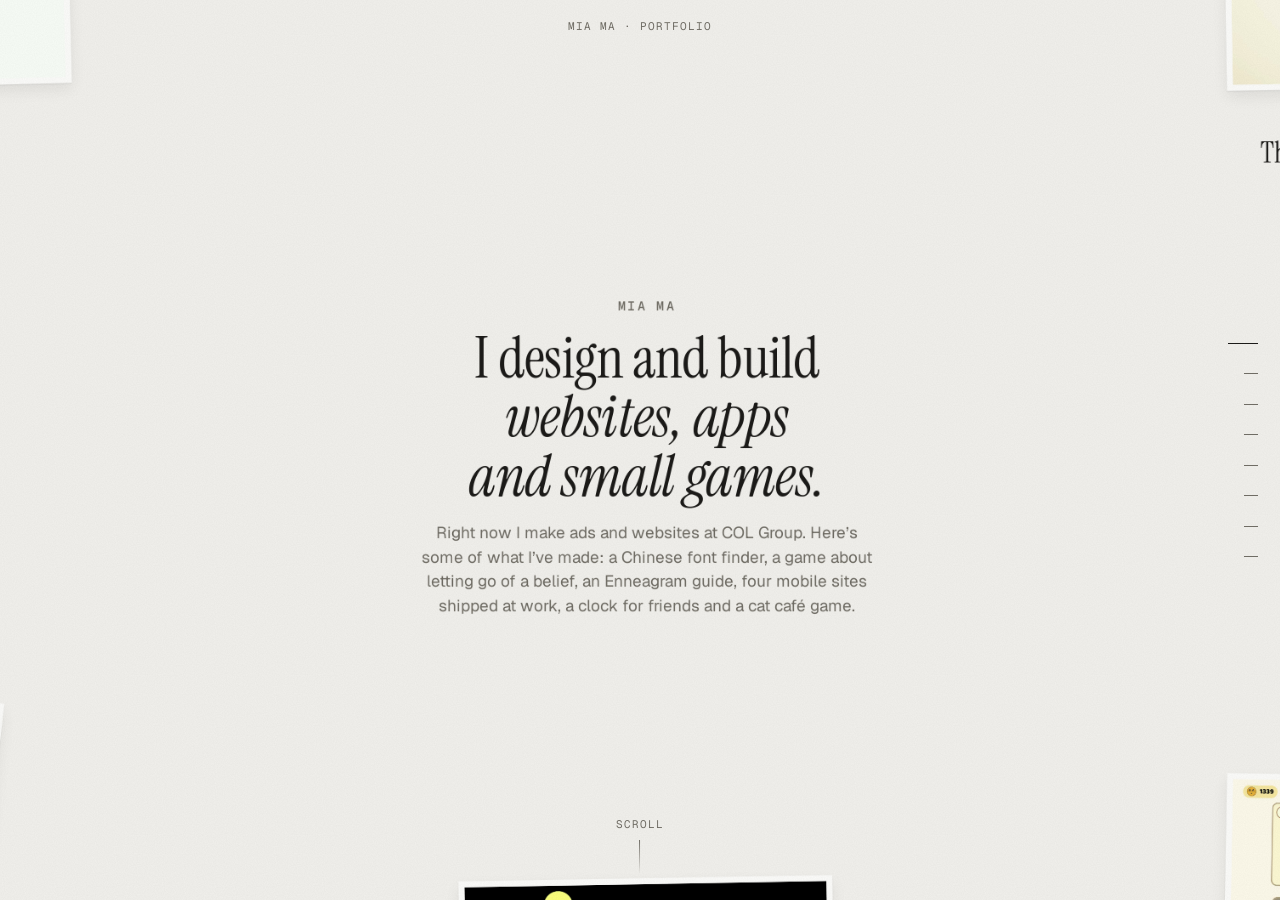
<file: index.html>
<!doctype html>
<html lang="en">
<head>
<meta charset="utf-8">
<meta name="viewport" content="width=device-width, initial-scale=1, viewport-fit=cover">
<title>Mia Ma</title>
<meta name="description" content="Mia Ma designs and builds websites, apps and small games: a Chinese font finder, a belief game, an Enneagram guide, a friend clock and a cat café game.">
<meta property="og:title" content="Mia Ma">
<meta property="og:description" content="I design and build websites, apps and small games.">
<meta property="og:image" content="img/zx-walk.jpg">
<meta name="theme-color" content="#f1f0ec">
<link rel="icon" href="favicon.svg" type="image/svg+xml">
<link rel="preconnect" href="https://fonts.googleapis.com">
<link rel="preconnect" href="https://fonts.gstatic.com" crossorigin>
<link rel="stylesheet" href="https://fonts.googleapis.com/css2?family=Instrument+Serif:ital@0;1&family=Geist:wght@400;500&family=Geist+Mono:wght@400;500&display=swap">
<link rel="stylesheet" href="https://fonts.googleapis.com/css2?family=Noto+Serif+SC:wght@400;700;900&family=Noto+Sans+SC:wght@400;900&family=ZCOOL+KuaiLe&family=LXGW+WenKai+TC&family=Zhi+Mang+Xing&family=Ma+Shan+Zheng&family=Long+Cang&display=swap&text=%E6%B0%B8%E5%AD%97%E7%9B%B8%E6%A5%B7%E5%AE%8B%E5%9C%86%E9%BB%91%E4%B9%A6">
<link rel="stylesheet" href="style.css">
</head>
<body>

<!-- The table. Everything inside #world is laid out by main.js from projects.js. -->
<div id="stage" aria-hidden="true"><div id="room"></div><div id="drift"><div id="world">
  <div class="intro" id="intro"></div>
  <div class="outro" id="outro"></div>
  <article class="card" id="card"></article>
</div></div></div>

<div id="scroller" tabindex="0" aria-label="Scroll to move through the work"></div>
<nav class="rail" id="rail" aria-label="Projects"></nav>
<div class="top"><span class="mono" id="topline">Mia Ma · Portfolio</span></div>
<div class="hint" id="hint" aria-hidden="true"><span class="mono">Scroll</span><i></i></div>

<!-- The same content as plain text, for screen readers and search engines. -->
<main class="sr-only" id="text"></main>
<noscript><div class="noscript"><h1>Mia Ma</h1><p>This portfolio is a table of work you move across by scrolling. It needs JavaScript to run.</p></div></noscript>

<script src="projects.js"></script>
<script src="rooms.js"></script>
<script src="main.js"></script>
</body>
</html>
</file>
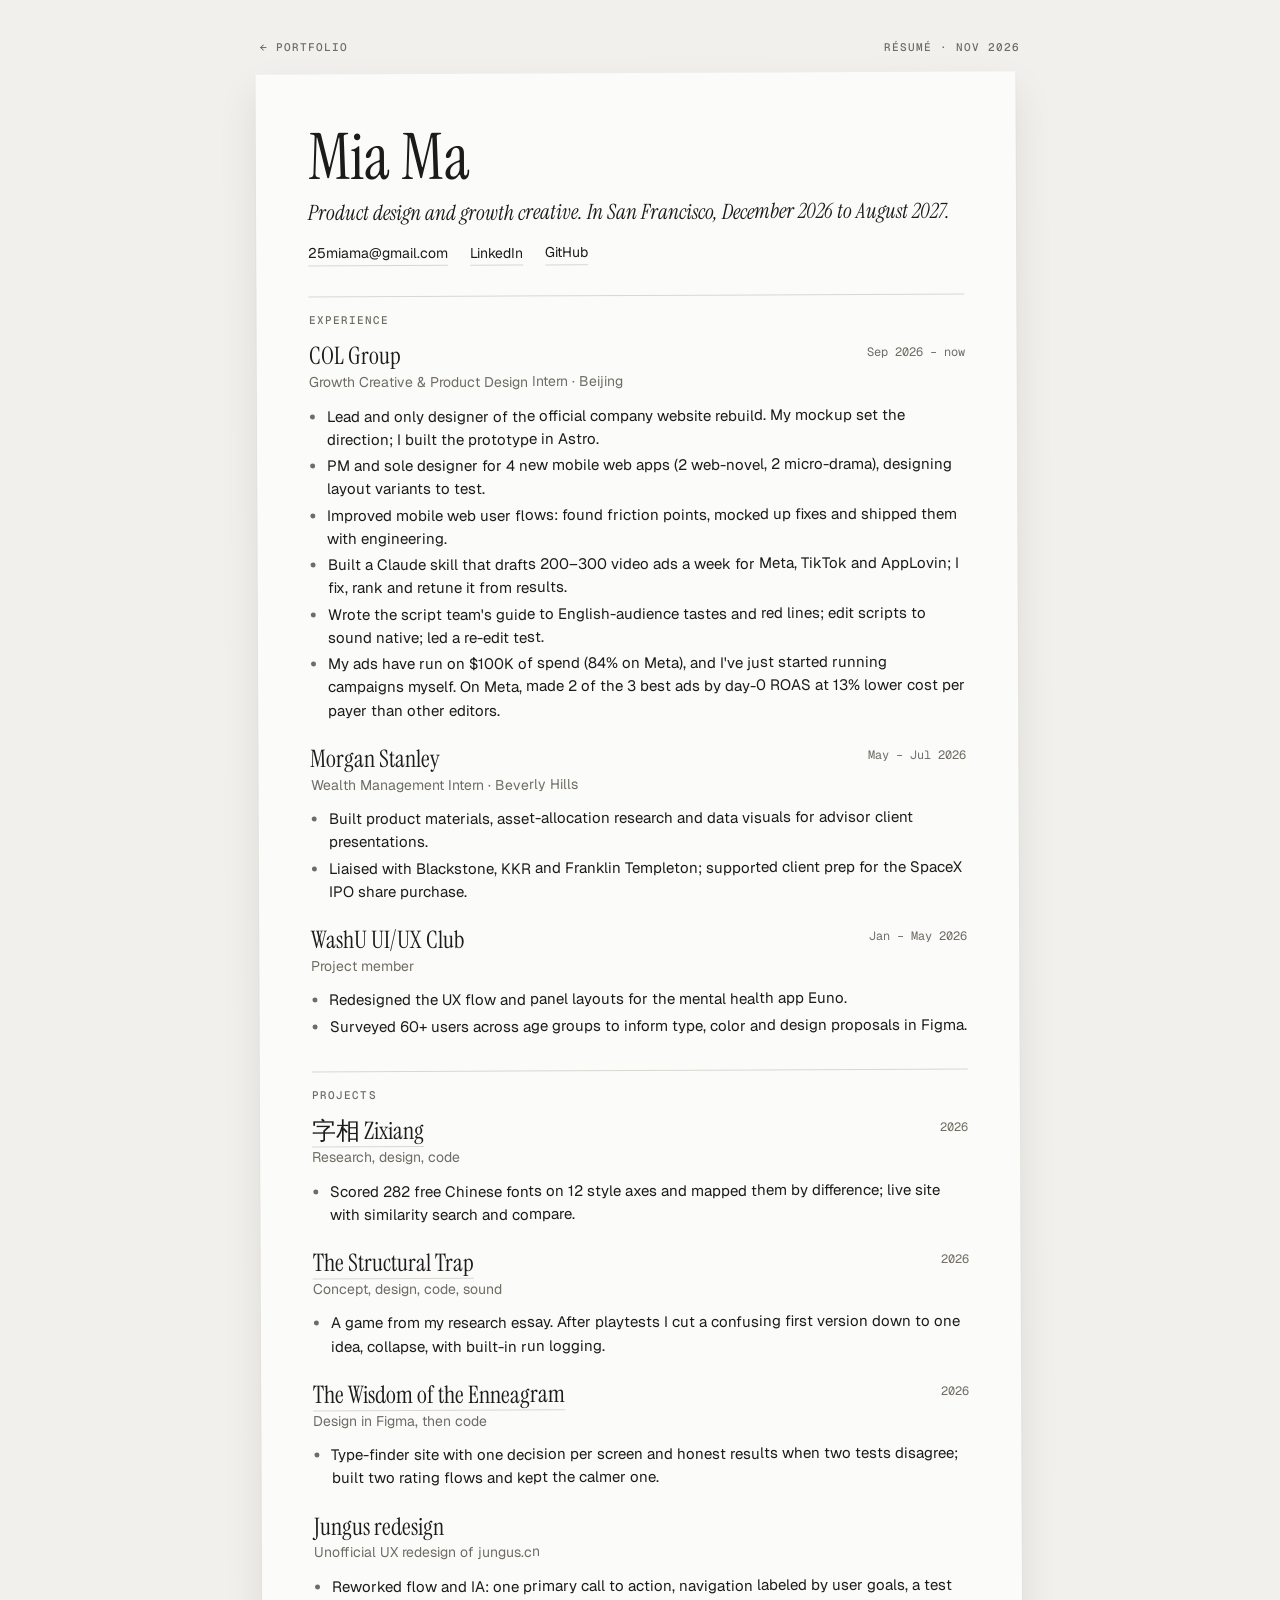
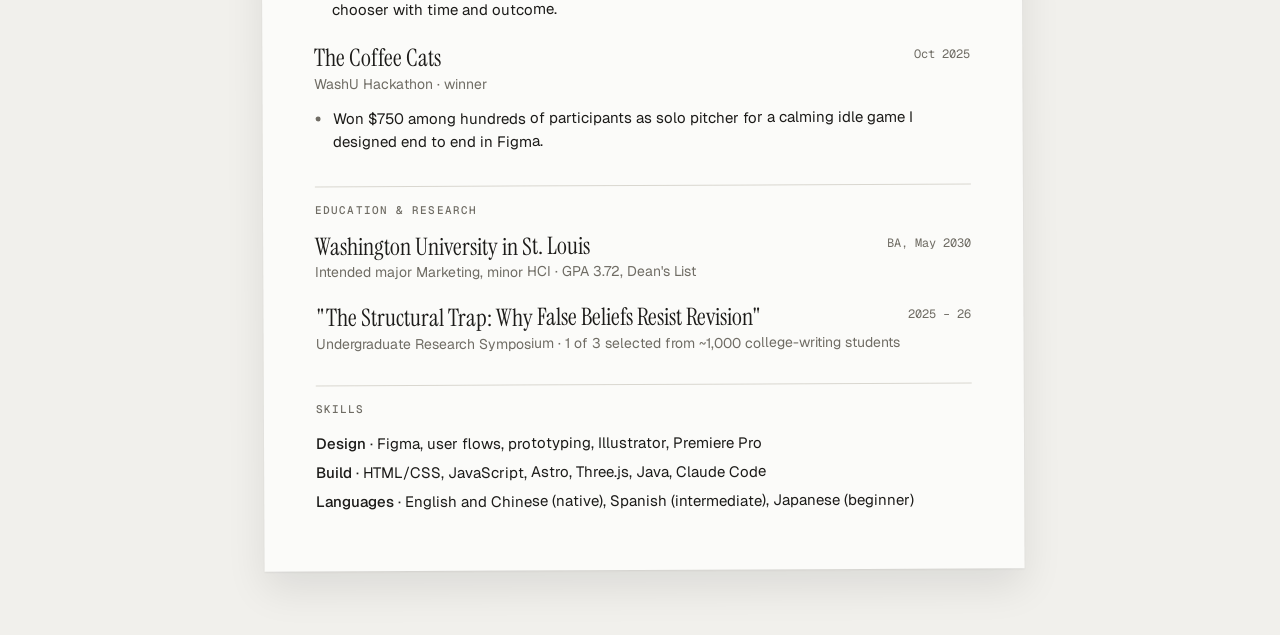
<file: resume.html>
<!doctype html>
<html lang="en">
<head>
<meta charset="utf-8">
<meta name="viewport" content="width=device-width, initial-scale=1, viewport-fit=cover">
<title>Mia Ma · Résumé</title>
<meta name="description" content="Mia Ma: product design, growth creative and web projects.">
<meta name="theme-color" content="#f1f0ec">
<link rel="icon" href="favicon.svg" type="image/svg+xml">
<link rel="preconnect" href="https://fonts.googleapis.com">
<link rel="preconnect" href="https://fonts.gstatic.com" crossorigin>
<link rel="stylesheet" href="https://fonts.googleapis.com/css2?family=Instrument+Serif:ital@0;1&family=Geist:wght@400;500&family=Geist+Mono:wght@400;500&display=swap">
<style>
/* A single print laid on the same table as the portfolio: one column, quiet, easy to scan. */
:root{
  --paper:#f1f0ec; --print:#fbfbf9; --ink:#1c1b19; --soft:#6f6c64; --hair:#d9d7d0;
  --serif:"Instrument Serif",Georgia,serif; --sans:"Geist",system-ui,-apple-system,sans-serif; --mono:"Geist Mono",ui-monospace,Menlo,monospace;
  color-scheme:light;
}
*{box-sizing:border-box}
body{margin:0;background:var(--paper);color:var(--ink);font:15px/1.55 var(--sans);-webkit-font-smoothing:antialiased;
  padding-block:40px 64px;padding-left:max(16px,env(safe-area-inset-left,0px));padding-right:max(16px,env(safe-area-inset-right,0px))}
a{color:inherit;text-decoration:none;border-bottom:1px solid var(--hair)}
a:hover{border-color:var(--ink)}
:focus-visible{outline:2px solid var(--ink);outline-offset:3px}
.mono{font:500 11px/1.4 var(--mono);letter-spacing:.09em;text-transform:uppercase;color:var(--soft)}
.top{max-width:760px;margin:0 auto 18px;display:flex;justify-content:space-between;gap:12px}
.top a{border:0}
.sheet{max-width:760px;margin:0 auto;background:var(--print);padding:clamp(22px,5vw,52px);transform:rotate(-.25deg);
  box-shadow:0 1px 2px rgba(0,0,0,.06),0 18px 40px rgba(0,0,0,.09)}
header h1{font:400 clamp(44px,8vw,64px)/1 var(--serif);margin:0 0 10px}
header .what{font:italic 400 21px/1.3 var(--serif);margin:0 0 16px;text-wrap:balance}
.contact{display:flex;flex-wrap:wrap;gap:6px 22px;font-size:14px}
section{border-top:1px solid var(--hair);margin-top:30px;padding-top:16px}
section>h2{font:500 11px/1.4 var(--mono);letter-spacing:.1em;text-transform:uppercase;color:var(--soft);margin:0 0 14px}
.item{display:grid;grid-template-columns:1fr auto;gap:2px 16px;margin-bottom:20px}
.item:last-child{margin-bottom:0}
.item h3{font:400 24px/1.15 var(--serif);margin:0;min-width:0}
.item .when{font:400 12px/2 var(--mono);color:var(--soft);white-space:nowrap;font-variant-numeric:tabular-nums}
.item .role{grid-column:1/-1;color:var(--soft);font-size:14px}
.item ul{grid-column:1/-1;margin:6px 0 0;padding-left:18px}
.item li{margin:3px 0}
.item li::marker{color:var(--soft)}
.skills p{margin:0 0 6px}
.skills b{font-weight:500}
@media (max-width:520px){.item{grid-template-columns:1fr}.item .when{line-height:1.4}}
</style>
</head>
<body>
<nav class="top"><a class="mono" href="index.html">← Portfolio</a><span class="mono">Résumé · Nov 2026</span></nav>
<article class="sheet">
  <header>
    <h1>Mia Ma</h1>
    <p class="what">Product design and growth creative. In San Francisco, December 2026 to August 2027.</p>
    <div class="contact">
      <a href="mailto:25miama@gmail.com">25miama@gmail.com</a>
      <a href="https://www.linkedin.com/in/miayma/" target="_blank" rel="noopener">LinkedIn</a>
      <a href="https://github.com/potatates" target="_blank" rel="noopener">GitHub</a>
    </div>
  </header>

  <section>
    <h2>Experience</h2>
    <div class="item">
      <h3>COL Group</h3><span class="when">Sep 2026 – now</span>
      <div class="role">Growth Creative &amp; Product Design Intern · Beijing</div>
      <ul>
        <li>Lead and only designer of the official company website rebuild. My mockup set the direction; I built the prototype in Astro.</li>
        <li>PM and sole designer for 4 new mobile web apps (2 web-novel, 2 micro-drama), designing layout variants to test.</li>
        <li>Improved mobile web user flows: found friction points, mocked up fixes and shipped them with engineering.</li>
        <li>Built a Claude skill that drafts 200–300 video ads a week for Meta, TikTok and AppLovin; I fix, rank and retune it from results.</li>
        <li>Wrote the script team's guide to English-audience tastes and red lines; edit scripts to sound native; led a re-edit test.</li>
        <li>My ads have run on $100K of spend (84% on Meta), and I've just started running campaigns myself. On Meta, made 2 of the 3 best ads by day-0 ROAS at 13% lower cost per payer than other editors.</li>
      </ul>
    </div>
    <div class="item">
      <h3>Morgan Stanley</h3><span class="when">May – Jul 2026</span>
      <div class="role">Wealth Management Intern · Beverly Hills</div>
      <ul>
        <li>Built product materials, asset-allocation research and data visuals for advisor client presentations.</li>
        <li>Liaised with Blackstone, KKR and Franklin Templeton; supported client prep for the SpaceX IPO share purchase.</li>
      </ul>
    </div>
    <div class="item">
      <h3>WashU UI/UX Club</h3><span class="when">Jan – May 2026</span>
      <div class="role">Project member</div>
      <ul>
        <li>Redesigned the UX flow and panel layouts for the mental health app Euno.</li>
        <li>Surveyed 60+ users across age groups to inform type, color and design proposals in Figma.</li>
      </ul>
    </div>
  </section>

  <section>
    <h2>Projects</h2>
    <div class="item">
      <h3><a href="https://zixiangfont.com" target="_blank" rel="noopener">字相 Zixiang</a></h3><span class="when">2026</span>
      <div class="role">Research, design, code</div>
      <ul><li>Scored 282 free Chinese fonts on 12 style axes and mapped them by difference; live site with similarity search and compare.</li></ul>
    </div>
    <div class="item">
      <h3><a href="https://potatates.github.io/structural-trap/" target="_blank" rel="noopener">The Structural Trap</a></h3><span class="when">2026</span>
      <div class="role">Concept, design, code, sound</div>
      <ul><li>A game from my research essay. After playtests I cut a confusing first version down to one idea, collapse, with built-in run logging.</li></ul>
    </div>
    <div class="item">
      <h3><a href="https://potatates.github.io/enneagram/" target="_blank" rel="noopener">The Wisdom of the Enneagram</a></h3><span class="when">2026</span>
      <div class="role">Design in Figma, then code</div>
      <ul><li>Type-finder site with one decision per screen and honest results when two tests disagree; built two rating flows and kept the calmer one.</li></ul>
    </div>
    <div class="item">
      <h3>Jungus redesign</h3><span class="when"></span>
      <div class="role">Unofficial UX redesign of jungus.cn</div>
      <ul><li>Reworked flow and IA: one primary call to action, navigation labeled by user goals, a test chooser with time and outcome.</li></ul>
    </div>
    <div class="item">
      <h3>The Coffee Cats</h3><span class="when">Oct 2025</span>
      <div class="role">WashU Hackathon · winner</div>
      <ul><li>Won $750 among hundreds of participants as solo pitcher for a calming idle game I designed end to end in Figma.</li></ul>
    </div>
  </section>

  <section>
    <h2>Education &amp; research</h2>
    <div class="item">
      <h3>Washington University in St. Louis</h3><span class="when">BA, May 2030</span>
      <div class="role">Intended major Marketing, minor HCI · GPA 3.72, Dean's List</div>
    </div>
    <div class="item">
      <h3>"The Structural Trap: Why False Beliefs Resist Revision"</h3><span class="when">2025 – 26</span>
      <div class="role">Undergraduate Research Symposium · 1 of 3 selected from ~1,000 college-writing students</div>
    </div>
  </section>

  <section class="skills">
    <h2>Skills</h2>
    <p><b>Design</b> · Figma, user flows, prototyping, Illustrator, Premiere Pro</p>
    <p><b>Build</b> · HTML/CSS, JavaScript, Astro, Three.js, Java, Claude Code</p>
    <p><b>Languages</b> · English and Chinese (native), Spanish (intermediate), Japanese (beginner)</p>
  </section>
</article>
</body>
</html>
</file>
<file: style.css>
/* One big table of prints. Scrolling is the only control. */
:root{
  --paper:#f1f0ec; --print:#fbfbf9; --ink:#1c1b19; --soft:#6f6c64; --hair:#d9d7d0;
  --serif:"Instrument Serif",Georgia,serif; --sans:"Geist",system-ui,-apple-system,sans-serif; --mono:"Geist Mono",ui-monospace,Menlo,monospace;
  color-scheme:light;
}
html,body{height:100%}
body{margin:0;background:var(--paper);color:var(--ink);font:15px/1.5 var(--sans);overflow:hidden;-webkit-font-smoothing:antialiased}
*{box-sizing:border-box}
button{font:inherit;color:inherit;background:none;border:0;cursor:pointer;padding:0}
a{color:inherit}
:focus-visible{outline:2px solid var(--ink);outline-offset:3px}
.mono{font-family:var(--mono);font-size:11px;letter-spacing:.09em;text-transform:uppercase}
.sr-only{position:absolute;width:1px;height:1px;overflow:hidden;clip:rect(0 0 0 0);white-space:nowrap}
.noscript{position:fixed;inset:0;display:grid;place-content:center;text-align:center;padding:24px;background:var(--paper);z-index:99}
.noscript h1{font:400 56px/1 var(--serif);margin:0 0 12px}

/* scrolling */
#scroller{position:fixed;inset:0;overflow-y:auto;overflow-x:hidden;scroll-snap-type:y mandatory;outline:none;scrollbar-width:none;z-index:2}
#scroller::-webkit-scrollbar{display:none}
.step{height:100vh;height:100dvh;scroll-snap-align:start;scroll-snap-stop:always}

/* the table */
#stage{position:fixed;inset:0;overflow:hidden;user-select:none;-webkit-user-select:none}
#stage::after{content:"";position:absolute;inset:0;pointer-events:none;opacity:.4;
  background-image:url("data:image/svg+xml;utf8,<svg xmlns='http://www.w3.org/2000/svg' width='160' height='160'><filter id='n'><feTurbulence type='fractalNoise' baseFrequency='.9' numOctaves='2' stitchTiles='stitch'/><feColorMatrix values='0 0 0 0 0  0 0 0 0 0  0 0 0 0 0  0 0 0 .09 0'/></filter><rect width='100%' height='100%' filter='url(%23n)'/></svg>")}
#drift{position:absolute;inset:0;will-change:transform}
#world{position:absolute;left:0;top:0;width:3000px;height:2300px;transform-origin:0 0;will-change:transform;transition:transform 1.25s cubic-bezier(.65,.02,.2,1)}

.intro{position:absolute;left:1500px;top:1050px;width:620px;transform:translate(-50%,-50%);text-align:center;transition:opacity .6s}
.intro .name{font:500 15px/1 var(--mono);letter-spacing:.16em;text-transform:uppercase;color:var(--soft)}
.intro h1{font:400 68px/1.02 var(--serif);margin:20px 0 18px;text-wrap:balance;letter-spacing:-.008em}
.intro h1 em{font-style:italic}
.intro p{margin:0 auto;max-width:46ch;text-wrap:balance;color:var(--soft);font-size:19px}
.outro{position:absolute;left:1500px;top:1080px;width:1100px;transform:translate(-50%,-50%);text-align:center;opacity:0;transition:opacity .8s;pointer-events:none}
.outro.on{opacity:1}
.outro h2{font:400 120px/1 var(--serif);margin:0 0 26px}
.outro p{font:400 34px/1.4 var(--sans);color:var(--soft);margin:0;display:flex;gap:10px 34px;justify-content:center;flex-wrap:wrap}
.outro a{text-decoration:none;border-bottom:2px solid var(--hair)}

.print{position:absolute;background:var(--print);padding:7px;box-shadow:0 1px 2px rgba(0,0,0,.08),0 8px 18px rgba(0,0,0,.07);
  transition:left .9s cubic-bezier(.2,.8,.2,1),top .9s cubic-bezier(.2,.8,.2,1),width .9s cubic-bezier(.2,.8,.2,1),transform .7s cubic-bezier(.2,.8,.2,1),box-shadow .5s,opacity .6s}
.print img{display:block;width:100%;height:auto;-webkit-user-drag:none}
.print.lead{box-shadow:0 2px 4px rgba(0,0,0,.08),0 26px 50px rgba(0,0,0,.14);z-index:4}
.label{position:absolute;transform:translate(-50%,0);text-align:center;width:360px;transition:opacity .6s}
.label .mono{color:var(--soft)}
.label h2{font:400 34px/1.05 var(--serif);margin:6px 0 4px}
.label p{margin:0;color:var(--soft);font-size:14px;text-wrap:balance}
.dim{opacity:.12!important}
.gone{opacity:0!important}

.card{position:absolute;background:var(--print);padding:26px 26px 22px;box-shadow:0 1px 2px rgba(0,0,0,.06),0 18px 40px rgba(0,0,0,.09);
  opacity:0;transform:translateY(16px) rotate(.8deg);transition:opacity .6s .45s,transform .8s .45s cubic-bezier(.2,.8,.2,1)}
.card.on{opacity:1;transform:rotate(.4deg)}
.card .mono{color:var(--soft)}
.card h2{font:400 42px/1 var(--serif);margin:8px 0 10px}
.card .idea{font:italic 400 22px/1.25 var(--serif);margin:0 0 18px;text-wrap:balance}
.card .beat{border-top:1px solid var(--hair);padding:10px 0 12px}
.card .beat h3{margin:0 0 3px;font:500 10.5px/1.4 var(--mono);letter-spacing:.1em;text-transform:uppercase;color:var(--soft)}
.card .beat p{margin:0;font-size:14.5px}
.card dl{display:grid;grid-template-columns:auto 1fr;gap:3px 14px;font-size:13px;color:var(--soft);border-top:1px dashed var(--hair);padding-top:10px;margin:4px 0 0}
.card dt{font:500 10.5px/1.7 var(--mono);letter-spacing:.1em;text-transform:uppercase}
.card dd{margin:0}
.card .try{display:inline-block;margin-top:16px;padding:8px 15px;border:1px solid var(--ink);border-radius:999px;font:500 11px/1 var(--mono);letter-spacing:.09em;text-transform:uppercase;text-decoration:none;transition:background .2s,color .2s}
.card .try:hover{background:var(--ink);color:var(--print)}
.card.compact{padding:20px}
.card.compact .beat,.card.compact dl{display:none}
.card.compact h2{font-size:34px}.card.compact .idea{font-size:19px;margin-bottom:4px}

/* fixed UI */
.rail{position:fixed;right:max(22px,env(safe-area-inset-right,0px));top:50%;transform:translateY(-50%);display:grid;gap:4px;z-index:20;justify-items:end}
.rail button{display:flex;align-items:center;gap:10px;padding:5px 0;color:var(--soft);font:500 10.5px/1 var(--mono);letter-spacing:.1em;text-transform:uppercase}
.rail button span{opacity:0;transform:translateX(6px);transition:opacity .3s,transform .3s;white-space:nowrap;background:var(--paper);padding:3px 6px;border-radius:3px}
.rail button i{display:block;width:14px;height:1px;background:var(--soft);transition:width .35s,background .35s}
.rail:hover button span,.rail button:focus-visible span{opacity:1;transform:none}
.rail button.on{color:var(--ink)}
.rail button.on i{width:30px;background:var(--ink)}
.top{position:fixed;left:0;right:0;top:calc(18px + env(safe-area-inset-top,0px));display:flex;justify-content:center;z-index:20;pointer-events:none}
.top span{color:var(--soft)}
.hint{position:fixed;left:50%;bottom:calc(26px + env(safe-area-inset-bottom,0px));transform:translateX(-50%);z-index:20;display:grid;justify-items:center;gap:8px;color:var(--soft);transition:opacity .5s;pointer-events:none}
.hint i{display:block;width:1px;height:34px;background:linear-gradient(var(--soft),transparent);animation:drip 2.2s ease-in-out infinite;transform-origin:top}
@keyframes drip{0%{transform:scaleY(0)}50%{transform:scaleY(1)}100%{transform:scaleY(1);opacity:0}}

@media (max-width:760px){.rail{display:none}}
@media (prefers-reduced-motion:reduce){*{transition-duration:.01s!important;animation:none!important}}
.print video{display:block;width:100%;height:auto;background:transparent;pointer-events:none}
.sound{position:fixed;left:50%;bottom:calc(24px + env(safe-area-inset-bottom,0px));transform:translateX(-50%);z-index:21;font-size:13px;letter-spacing:.04em;padding:9px 16px;border:1px solid var(--hair);border-radius:999px;background:var(--print);color:var(--ink);cursor:pointer;box-shadow:0 4px 14px rgba(0,0,0,.08)}
.sound[hidden]{display:none}

/* rooms: each project repaints the page while it is open */
#room{position:absolute;inset:0;overflow:hidden;background:var(--paper);transition:background-color .9s ease}
#room>*{transition:opacity .9s}
#room.fading>*{opacity:0}
body.dark .rail,body.dark .top,body.dark .hint{--ink:#f1efe9;--soft:#a7a39a;--paper:#1b1a18}
.dim{transition:opacity .6s}
body.dark .dim{opacity:.025!important}
.glyph{position:absolute;color:rgba(40,36,28,.025);line-height:1;transform:translate(-50%,-50%);animation:glyph linear infinite alternate}
@keyframes glyph{to{transform:translate(-50%,-62%) rotate(4deg)}}
.mote{position:absolute;border-radius:50%;background:#ffe1a8;box-shadow:0 0 10px 3px rgba(255,200,120,.55);opacity:.15;animation:mote ease-in-out infinite alternate}
@keyframes mote{50%{opacity:.85}to{transform:translate(18px,-26px);opacity:.25}}
.ennea{position:absolute;left:50%;top:50%;width:min(130vh,130vw);height:min(130vh,130vw);transform:translate(-50%,-50%);animation:spin 240s linear infinite}
@keyframes spin{to{transform:translate(-50%,-50%) rotate(360deg)}}
.blob{position:absolute;width:46vmax;height:46vmax;border-radius:50%;filter:blur(90px);opacity:.22;transform:translate(-50%,-50%);animation:blob 28s ease-in-out infinite alternate}
@keyframes blob{to{transform:translate(-40%,-60%) scale(1.15)}}
.orbits{position:absolute;left:50%;top:50%;width:0;height:0}
.orb{position:absolute;left:0;top:0;border-radius:50%;background:radial-gradient(circle at 40% 40%,#ffffffaa,var(--c) 55%,transparent 72%);filter:blur(6px);opacity:.35;
  transform:rotate(0deg) translateX(var(--r)) translate(-50%,-50%);animation:orbit linear infinite}
@keyframes orbit{to{transform:rotate(360deg) translateX(var(--r)) translate(-50%,-50%)}}
#room.checker{background-image:conic-gradient(rgba(214,170,90,.08) 25%,transparent 0 50%,rgba(214,170,90,.08) 0 75%,transparent 0);background-size:120px 120px}

/* toys: a small thing to play with under each project's video */
.toy{position:absolute;background:var(--print);padding:16px 20px 18px;box-shadow:0 1px 2px rgba(0,0,0,.06),0 14px 30px rgba(0,0,0,.1);
  opacity:0;transform:translateY(14px) rotate(-.4deg);transition:opacity .6s .6s,transform .8s .6s cubic-bezier(.2,.8,.2,1)}
.toy.on{opacity:1;transform:rotate(-.3deg)}
.toy>.mono{color:var(--soft);display:block;margin-bottom:10px}
.toy button{font:500 13px/1 var(--sans);padding:9px 13px;border:1px solid var(--ink);border-radius:999px;background:var(--ink);color:var(--print);transition:transform .15s}
.toy button:active{transform:scale(.96)}
.toy button.ghost{background:none;color:var(--ink)}
.toy-note{margin:10px 0 0;color:var(--soft);font-size:13px;line-height:1.4}
/* zixiang */
.zx-row{display:flex;gap:26px;align-items:center}
.zx-glyph{font-size:120px;line-height:1;width:140px;height:140px;display:grid;place-items:center;border:1px dashed var(--hair);flex:none;transition:font-weight .2s}
.zx-name{color:var(--soft);margin-bottom:10px}
.zx-btns{display:flex;flex-wrap:wrap;gap:8px}
/* trap */
.toy-st{background:#0b1020;color:#e9e4d8}.toy-st>.mono,.toy-st .toy-note{color:#a7a39a}
.st-sky{position:relative;height:150px;border-radius:6px;background:radial-gradient(120% 90% at 50% 100%,#13203a,#070a14)}
.toy .light{position:absolute;width:18px;height:18px;padding:0;border:0;border-radius:50%;background:#ffe1a8;box-shadow:0 0 14px 5px rgba(255,200,120,.6);animation:float 6s ease-in-out infinite alternate;
  transition:left .7s cubic-bezier(.2,.8,.2,1),top .7s cubic-bezier(.2,.8,.2,1),opacity .6s,transform .6s}
@keyframes float{to{transform:translate(26px,-14px)}}
.toy .light::before{content:"";position:absolute;inset:-12px}
.toy .light.caught{animation:none}
.toy .light.cracked{background:#ff8fc7;box-shadow:0 0 16px 6px rgba(255,110,180,.7);animation:pulse 1s ease-in-out infinite alternate}
@keyframes pulse{to{transform:scale(1.25)}}
.toy .light.gone-light{opacity:0;transform:scale(.2)}
.toy .light.fall{top:calc(100% + 30px)!important;opacity:0;transition:top 1s cubic-bezier(.5,0,.9,.5),opacity 1s}
.st-foot{display:flex;justify-content:space-between;align-items:flex-end;gap:12px}
.toy-st button.ghost{color:#e9e4d8;border-color:#e9e4d8}
/* enneagram */
.en-row{display:flex;gap:26px;align-items:center}
.en-wrap{position:relative;width:180px;height:180px;flex:none}
.en-sym{position:absolute;inset:0;width:100%;height:100%}
.toy .en-n{position:absolute;width:28px;height:28px;padding:0;transform:translate(-50%,-50%);background:var(--print);color:var(--ink);border:1px solid #b9ab8e;font:500 12px/1 var(--mono)}
.toy .en-n.on{background:#7a4b1f;border-color:#7a4b1f;color:#fff}
/* four sites */
.h5-row{display:flex;gap:24px;align-items:center}
.h5-phone{width:120px;height:210px;border:6px solid #1c1b19;border-radius:20px;overflow:hidden;flex:none;background:#111}
.h5-screen{position:relative;width:100%;height:100%;overflow:hidden}
.h5-feed{height:100%;transition:transform .55s cubic-bezier(.3,.7,.2,1)}
.h5-feed .ep{height:100%;display:grid;place-items:end start;padding:10px;color:#fff;font:500 11px/1 var(--mono);background:linear-gradient(transparent 55%,#0009),var(--c)}
.h5-empty{position:absolute;inset:0;background:#fbfbf9;display:grid;place-content:center;justify-items:center;gap:4px;text-align:center;padding:10px;font-size:11px}
.h5-empty[hidden]{display:none}
.h5-empty span{color:var(--soft)}
.toy .h5-go{margin-top:8px;font-size:11px;padding:7px 10px}
.h5-side{display:grid;gap:8px;justify-items:start}
/* friend clock */
.fc-face{position:relative;height:150px;border-radius:14px;display:flex;align-items:center;overflow:hidden;transition:background .5s}
.fc-rings{position:relative;width:150px;height:150px;flex:none}
.fc-rings i{position:absolute;left:50%;top:50%;border:1px solid #fff3;border-radius:50%;transform:translate(-50%,-50%)}
.fc-rings i:nth-child(1){width:46px;height:46px}.fc-rings i:nth-child(2){width:92px;height:92px}.fc-rings i:nth-child(3){width:138px;height:138px}
.toy .fc-f{position:absolute;padding:0;border:0;border-radius:50%}
.fc-time{font:800 64px/1 "Geist",system-ui,sans-serif;letter-spacing:-.02em;margin-left:10px;transition:color .5s}
/* coffee cats */
.cc-row{display:flex;gap:24px;align-items:center}
.cc-board{display:grid;grid-template-columns:repeat(4,52px);grid-template-rows:repeat(2,52px);gap:4px;padding:6px;background:#eedaa6;border-radius:10px;flex:none}
.toy .tile{position:relative;padding:0;border:0;border-radius:6px;background:#fbf1d8;color:inherit;font-size:26px;display:grid;place-items:center}
.toy .tile:nth-child(even){background:#f5e6bd}
.toy .tile.oven{background:#e7c27a;box-shadow:inset 0 0 0 2px #c9952e}
.tile.oven small{position:absolute;bottom:3px;font:500 8px/1 var(--mono);text-transform:uppercase}
.tile em{position:absolute;right:4px;bottom:2px;font-size:14px;font-style:normal}
.toy .tile.sel{box-shadow:inset 0 0 0 3px #c9952e}
.cc-order{font-size:14px}.cc-coins{color:var(--soft);margin-top:6px}
@media (prefers-reduced-motion:reduce){.toy .light{animation:none}}
</file>
